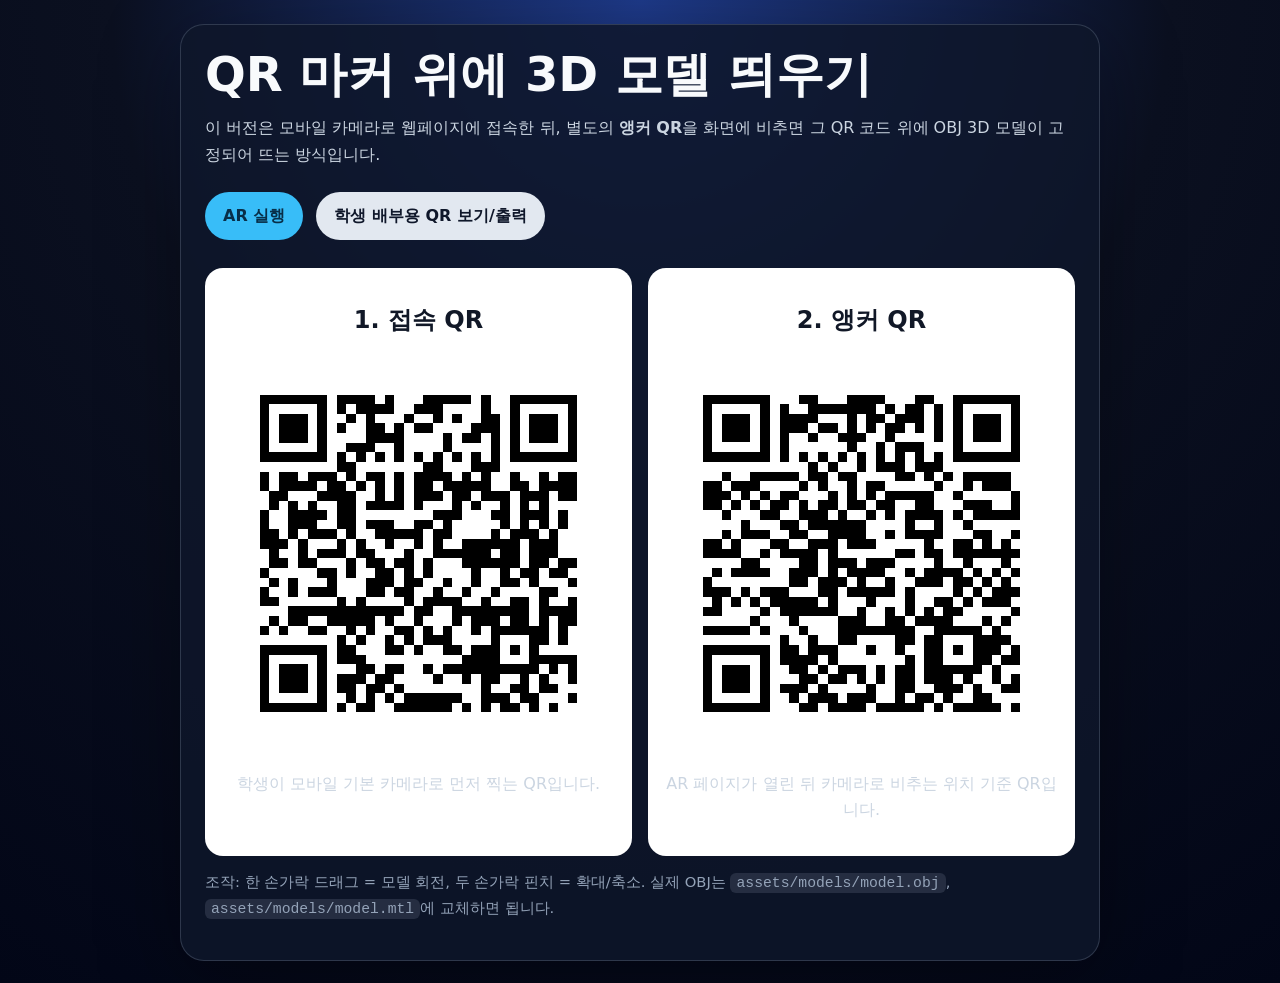
<file: index.html>
<!doctype html>
<html lang="ko">
<head>
  <meta charset="utf-8" />
  <meta name="viewport" content="width=device-width, initial-scale=1" />
  <title>흉골·폐 QR 마커 AR</title>
  <link rel="stylesheet" href="./styles.css" />
</head>
<body class="home">
  <main class="wrap">
    <section class="card">
      <h1>QR 마커 위에 3D 모델 띄우기</h1>
      <p>
        이 버전은 모바일 카메라로 웹페이지에 접속한 뒤, 별도의 <strong>앵커 QR</strong>을 화면에 비추면
        그 QR 코드 위에 OBJ 3D 모델이 고정되어 뜨는 방식입니다.
      </p>
      <p>
        <a class="button" href="./ar.html">AR 실행</a>
        <a class="button secondary" href="./qr/print-for-students.html">학생 배부용 QR 보기/출력</a>
      </p>
      <div class="grid">
        <div class="qrbox">
          <h2>1. 접속 QR</h2>
          <img src="./qr/access-url.png" alt="AR 페이지 접속 QR" />
          <p>학생이 모바일 기본 카메라로 먼저 찍는 QR입니다.</p>
        </div>
        <div class="qrbox">
          <h2>2. 앵커 QR</h2>
          <img src="./qr/anchor-target.png" alt="3D 모델 위치 기준이 되는 앵커 QR" />
          <p>AR 페이지가 열린 뒤 카메라로 비추는 위치 기준 QR입니다.</p>
        </div>
      </div>
      <p class="small">
        조작: 한 손가락 드래그 = 모델 회전, 두 손가락 핀치 = 확대/축소.
        실제 OBJ는 <code>assets/models/model.obj</code>, <code>assets/models/model.mtl</code>에 교체하면 됩니다.
      </p>
    </section>
  </main>
</body>
</html>
</file>
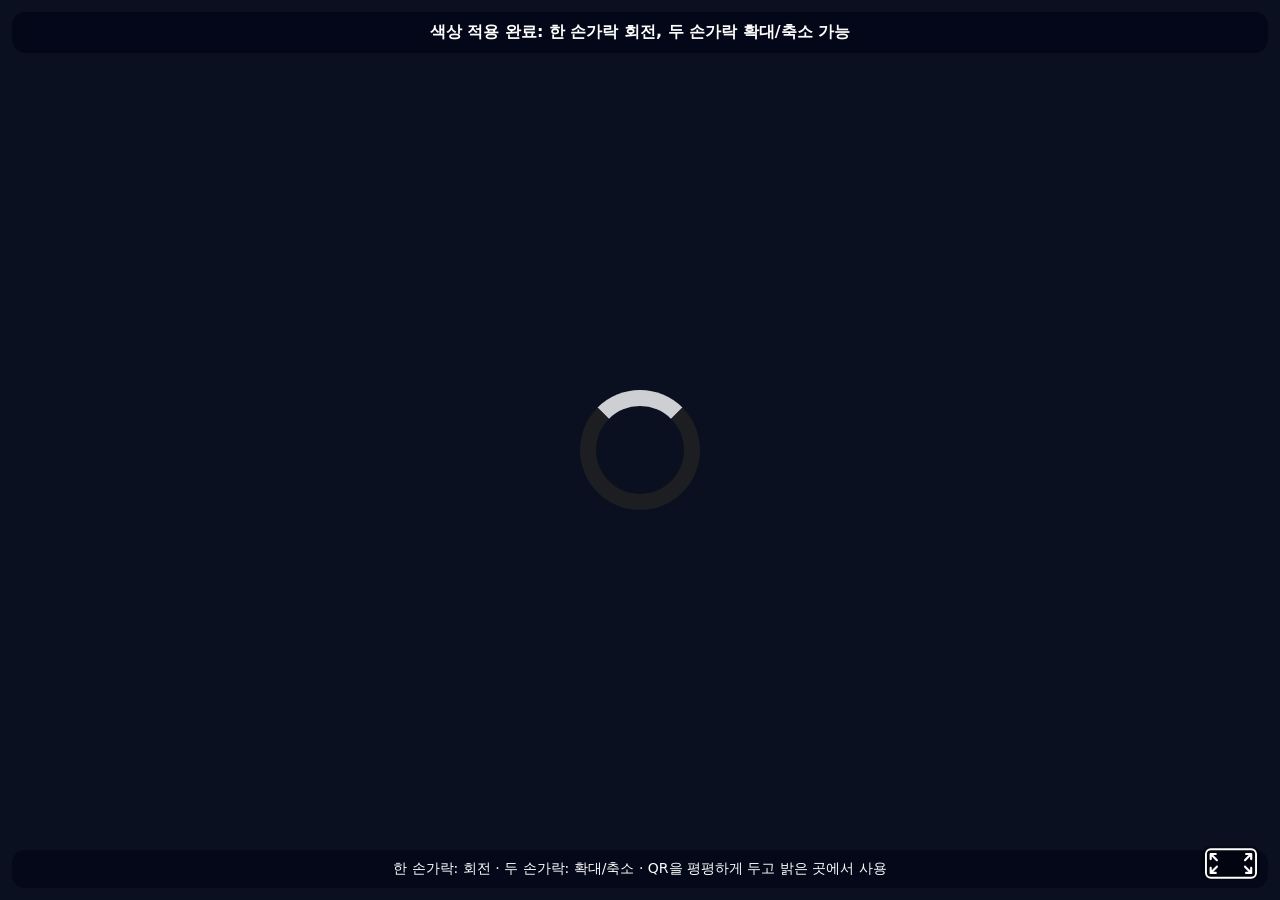
<file: ar.html>
<!doctype html>
<html lang="ko">
<head>
  <meta charset="utf-8" />
  <meta name="viewport" content="width=device-width, initial-scale=1, maximum-scale=1, user-scalable=no" />
  <title>QR Marker AR Viewer</title>

  <link rel="stylesheet" href="./styles.css" />

  <script src="./libs/aframe-v1.5.0.min.js"></script>
  <script src="./libs/mindar-image-aframe.prod.js"></script>
</head>

<body>
  <div id="status">카메라 권한을 허용한 뒤 앵커 QR을 비추세요.</div>
  <div id="help">한 손가락: 회전 · 두 손가락: 확대/축소 · QR을 평평하게 두고 밝은 곳에서 사용</div>

  <a-scene
    mindar-image="imageTargetSrc: ./targets/anchor.mind; maxTrack: 1; uiScanning: yes; filterMinCF: 0.0001; filterBeta: 0.001;"
    color-space="sRGB"
    renderer="colorManagement: true; physicallyCorrectLights: false; antialias: true;"
    vr-mode-ui="enabled: false"
    device-orientation-permission-ui="enabled: false">

    <a-assets timeout="60000">
      <img id="anchorImage" src="./qr/anchor-target.png" />
    </a-assets>

    <a-camera position="0 0 0" look-controls="enabled: false"></a-camera>

    <a-entity id="anchorTarget" mindar-image-target="targetIndex: 0">

      <a-plane
        src="#anchorImage"
        position="0 0 0"
        width="1"
        height="1"
        rotation="0 0 0"
        material="transparent: true; opacity: 0.08; side: double">
      </a-plane>

      <!-- 앵커 확인용 빨간 박스: 최종 확인 후 삭제 가능 -->
      <a-box
        position="-0.5 0 0.1"
        scale="0.08 0.08 0.08"
        color="red">
      </a-box>

      <!-- 해부학 모델 -->
      <a-entity
        id="arModel"
        gltf-model="url(./assets/models/anatomy_parts_colored_v1.glb?v=200)"
        position="0 0 0"
        rotation="0 0 0"
        scale="1 1 1"
        visible="true">
      </a-entity>

      <a-light type="ambient" color="#ffffff" intensity="2.0"></a-light>
      <a-light type="directional" color="#ffffff" intensity="1.0" position="0 1 1"></a-light>

    </a-entity>
  </a-scene>

  <script>
    document.addEventListener('DOMContentLoaded', function () {
      const status = document.querySelector('#status');
      const target = document.querySelector('#anchorTarget');
      const scene = document.querySelector('a-scene');
      const model = document.querySelector('#arModel');

      let isDragging = false;
      let isPinching = false;
      let lastX = 0;
      let lastY = 0;
      let lastDistance = 0;
      let currentScale = 1.0;

      const minScale = 0.1;
      const maxScale = 6.0;

      function getDistance(touches) {
        const dx = touches[0].clientX - touches[1].clientX;
        const dy = touches[0].clientY - touches[1].clientY;
        return Math.sqrt(dx * dx + dy * dy);
      }

      function applyScale() {
        model.setAttribute('scale', {
          x: currentScale,
          y: currentScale,
          z: currentScale
        });
      }

      function forceApplyColors() {
        const mesh = model.getObject3D('mesh');

        if (!mesh) {
          status.textContent = '모델 mesh를 아직 찾지 못했습니다.';
          return;
        }

        const colors = [
          '#f2e6c9', // 작은 중심 구조: 흉골/중앙 뼈
          '#c07a3f', // 기관지
          '#3498db', // 좌측 구조
          '#e74c3c', // 우측 구조
          '#f1c40f', // 하엽/작은 엽
          '#9b59b6', // 다른 엽
          '#f2e6c9'  // 가장 큰 외곽/흉곽 구조 → 뼈색
        ];

        let partIndex = 0;

        mesh.traverse(function (node) {
          if (!node.isMesh) return;

          const color = colors[partIndex % colors.length];

          node.material = new THREE.MeshBasicMaterial({
            color: color,
            side: THREE.DoubleSide
          });

          node.material.needsUpdate = true;

          console.log('Colored mesh:', partIndex, node.name, color);
          partIndex++;
        });

        status.textContent = '색상 적용 완료: 한 손가락 회전, 두 손가락 확대/축소 가능';
      }

      scene.addEventListener('arReady', function () {
        status.textContent = '준비 완료: 앵커 QR을 카메라 중앙에 비추세요.';
      });

      scene.addEventListener('arError', function () {
        status.textContent = '카메라를 시작하지 못했습니다. 브라우저 권한과 HTTPS 주소를 확인하세요.';
      });

      target.addEventListener('targetFound', function () {
        status.textContent = '앵커 QR 인식됨: 모델 표시 중';
      });

      target.addEventListener('targetLost', function () {
        status.textContent = '앵커 QR을 다시 화면 중앙에 비추세요.';
      });

      model.addEventListener('model-loaded', function () {
        status.textContent = 'GLB 모델 로드 완료: 색상 적용 중';
        forceApplyColors();
      });

      model.addEventListener('model-error', function (event) {
        status.textContent = 'GLB 모델 로드 실패: 파일명과 경로를 확인하세요.';
        console.error('GLB load error:', event);
      });

      window.addEventListener('touchstart', function (event) {
        if (event.touches.length === 1) {
          isDragging = true;
          isPinching = false;
          lastX = event.touches[0].clientX;
          lastY = event.touches[0].clientY;
        }

        if (event.touches.length === 2) {
          isDragging = false;
          isPinching = true;
          lastDistance = getDistance(event.touches);
        }
      }, { passive: false });

      window.addEventListener('touchmove', function (event) {
        event.preventDefault();

        if (event.touches.length === 1 && isDragging) {
          const touch = event.touches[0];
          const dx = touch.clientX - lastX;
          const dy = touch.clientY - lastY;

          const rotation = model.getAttribute('rotation');

          model.setAttribute('rotation', {
            x: rotation.x + dy * 0.3,
            y: rotation.y + dx * 0.3,
            z: rotation.z
          });

          lastX = touch.clientX;
          lastY = touch.clientY;
        }

        if (event.touches.length === 2 && isPinching) {
          const distance = getDistance(event.touches);

          if (lastDistance > 0) {
            const ratio = distance / lastDistance;
            currentScale = currentScale * ratio;
            currentScale = Math.max(minScale, Math.min(maxScale, currentScale));
            applyScale();
          }

          lastDistance = distance;
        }
      }, { passive: false });

      window.addEventListener('touchend', function (event) {
        if (event.touches.length === 0) {
          isDragging = false;
          isPinching = false;
          lastDistance = 0;
        }

        if (event.touches.length === 1) {
          isDragging = true;
          isPinching = false;
          lastX = event.touches[0].clientX;
          lastY = event.touches[0].clientY;
        }
      }, { passive: false });
    });
  </script>
</body>
</html>
</file>
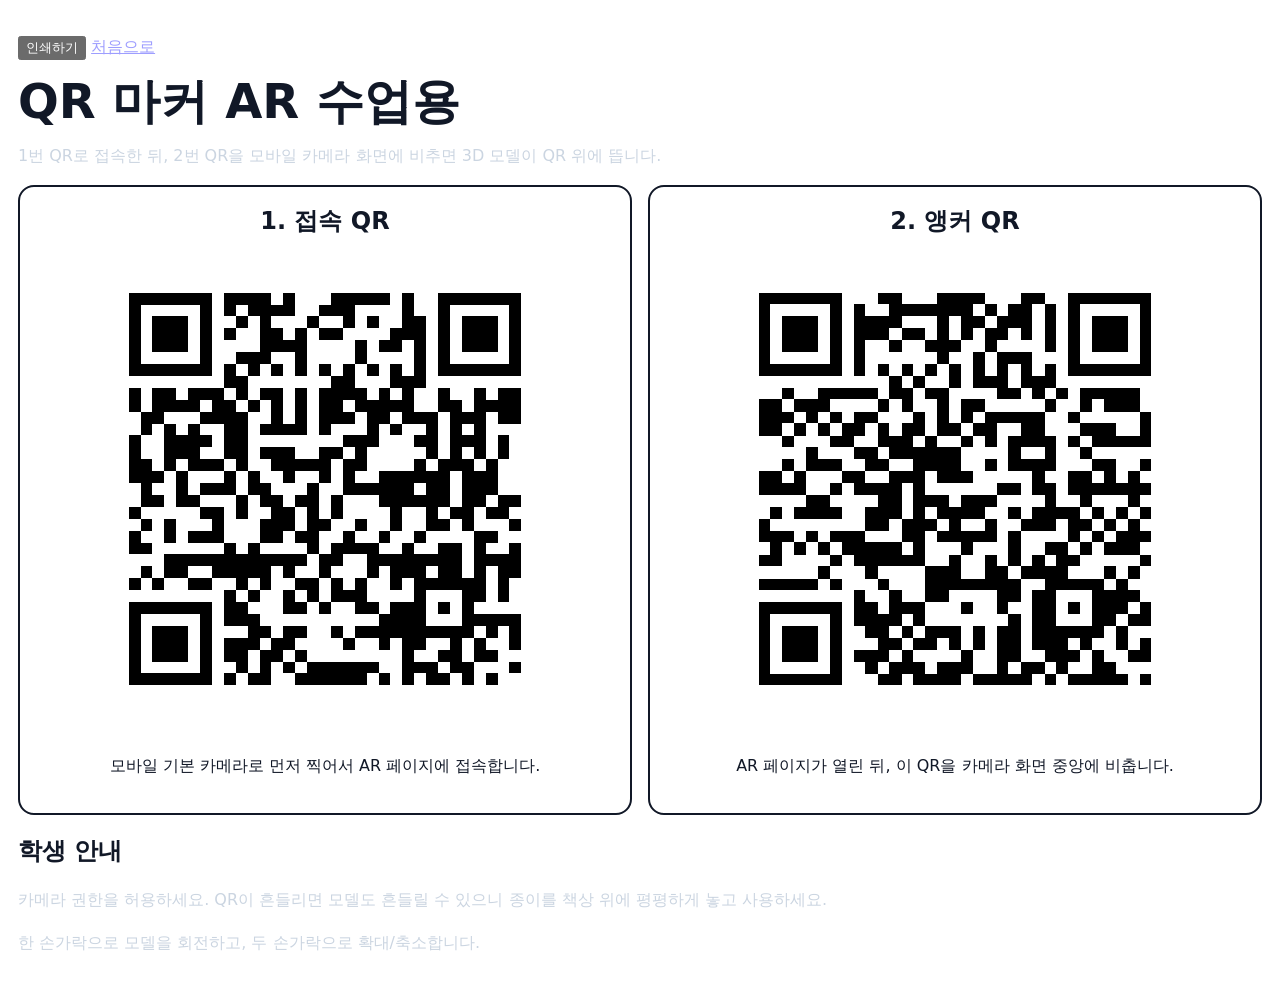
<file: qr/print-for-students.html>
<!doctype html>
<html lang="ko">
<head>
  <meta charset="utf-8" />
  <meta name="viewport" content="width=device-width, initial-scale=1" />
  <title>학생 배부용 QR</title>
  <link rel="stylesheet" href="../styles.css" />
</head>
<body class="print-body">
  <p class="no-print"><button onclick="window.print()">인쇄하기</button> <a href="../index.html">처음으로</a></p>
  <h1>QR 마커 AR 수업용</h1>
  <p>1번 QR로 접속한 뒤, 2번 QR을 모바일 카메라 화면에 비추면 3D 모델이 QR 위에 뜹니다.</p>
  <div class="print-grid">
    <section class="print-card">
      <h2>1. 접속 QR</h2>
      <img src="./access-url.png" alt="AR 페이지 접속 QR" />
      <p>모바일 기본 카메라로 먼저 찍어서 AR 페이지에 접속합니다.</p>
    </section>
    <section class="print-card">
      <h2>2. 앵커 QR</h2>
      <img src="./anchor-target.png" alt="AR 앵커 QR" />
      <p>AR 페이지가 열린 뒤, 이 QR을 카메라 화면 중앙에 비춥니다.</p>
    </section>
  </div>
  <h2>학생 안내</h2>
  <p>카메라 권한을 허용하세요. QR이 흔들리면 모델도 흔들릴 수 있으니 종이를 책상 위에 평평하게 놓고 사용하세요.</p>
  <p>한 손가락으로 모델을 회전하고, 두 손가락으로 확대/축소합니다.</p>
</body>
</html>
</file>
<file: styles.css>
:root {
  color-scheme: dark;
  font-family: system-ui, -apple-system, BlinkMacSystemFont, "Segoe UI", sans-serif;
  background: #0b1020;
  color: #f8fafc;
}
* { box-sizing: border-box; }
html, body {
  margin: 0;
  min-height: 100%;
  overscroll-behavior: none;
  touch-action: none;
}
body.home {
  padding: 24px;
  background: radial-gradient(circle at top, #1e3a8a 0, #0b1020 45%, #020617 100%);
}
.wrap {
  max-width: 920px;
  margin: 0 auto;
}
.card {
  background: rgba(15, 23, 42, 0.86);
  border: 1px solid rgba(148, 163, 184, 0.25);
  border-radius: 24px;
  padding: 24px;
  box-shadow: 0 20px 80px rgba(0,0,0,0.35);
}
h1 { margin: 0 0 12px; font-size: clamp(28px, 6vw, 48px); line-height: 1.05; }
p, li { color: #cbd5e1; line-height: 1.65; }
a.button, button.button {
  display: inline-flex;
  align-items: center;
  justify-content: center;
  gap: 8px;
  min-height: 48px;
  padding: 0 18px;
  border-radius: 999px;
  border: 0;
  background: #38bdf8;
  color: #082f49;
  font-weight: 800;
  text-decoration: none;
  margin: 8px 8px 8px 0;
}
.secondary { background: #e2e8f0 !important; color: #0f172a !important; }
.grid {
  display: grid;
  grid-template-columns: repeat(auto-fit, minmax(220px, 1fr));
  gap: 16px;
  margin-top: 20px;
}
.qrbox {
  background: #fff;
  color: #111827;
  border-radius: 18px;
  padding: 16px;
  text-align: center;
}
.qrbox img { max-width: 100%; height: auto; image-rendering: pixelated; }
.small { font-size: 0.92rem; color: #94a3b8; }
code { background: rgba(148,163,184,0.18); padding: 2px 6px; border-radius: 6px; }
#status {
  position: fixed;
  z-index: 1000;
  left: 12px;
  right: 12px;
  top: 12px;
  padding: 10px 12px;
  border-radius: 14px;
  background: rgba(2, 6, 23, 0.75);
  color: white;
  font-weight: 700;
  text-align: center;
  backdrop-filter: blur(8px);
  pointer-events: none;
}
#help {
  position: fixed;
  z-index: 1000;
  left: 12px;
  right: 12px;
  bottom: 12px;
  padding: 10px 12px;
  border-radius: 14px;
  background: rgba(2, 6, 23, 0.68);
  color: white;
  font-size: 14px;
  text-align: center;
  backdrop-filter: blur(8px);
  pointer-events: none;
}
.print-body {
  background: white;
  color: #111827;
  font-family: system-ui, -apple-system, BlinkMacSystemFont, "Segoe UI", sans-serif;
  padding: 18px;
}
.print-grid {
  display: grid;
  grid-template-columns: 1fr 1fr;
  gap: 16px;
}
.print-card {
  border: 2px solid #111827;
  border-radius: 16px;
  padding: 18px;
  page-break-inside: avoid;
  text-align: center;
}
.print-card img { max-width: 85%; image-rendering: pixelated; }
.print-card h2 { margin: 0 0 8px; }
.print-card p { color: #111827; }
@media print {
  .no-print { display: none !important; }
  .print-body { padding: 0; }
}
@media (max-width: 700px) {
  .print-grid { grid-template-columns: 1fr; }
}
</file>
